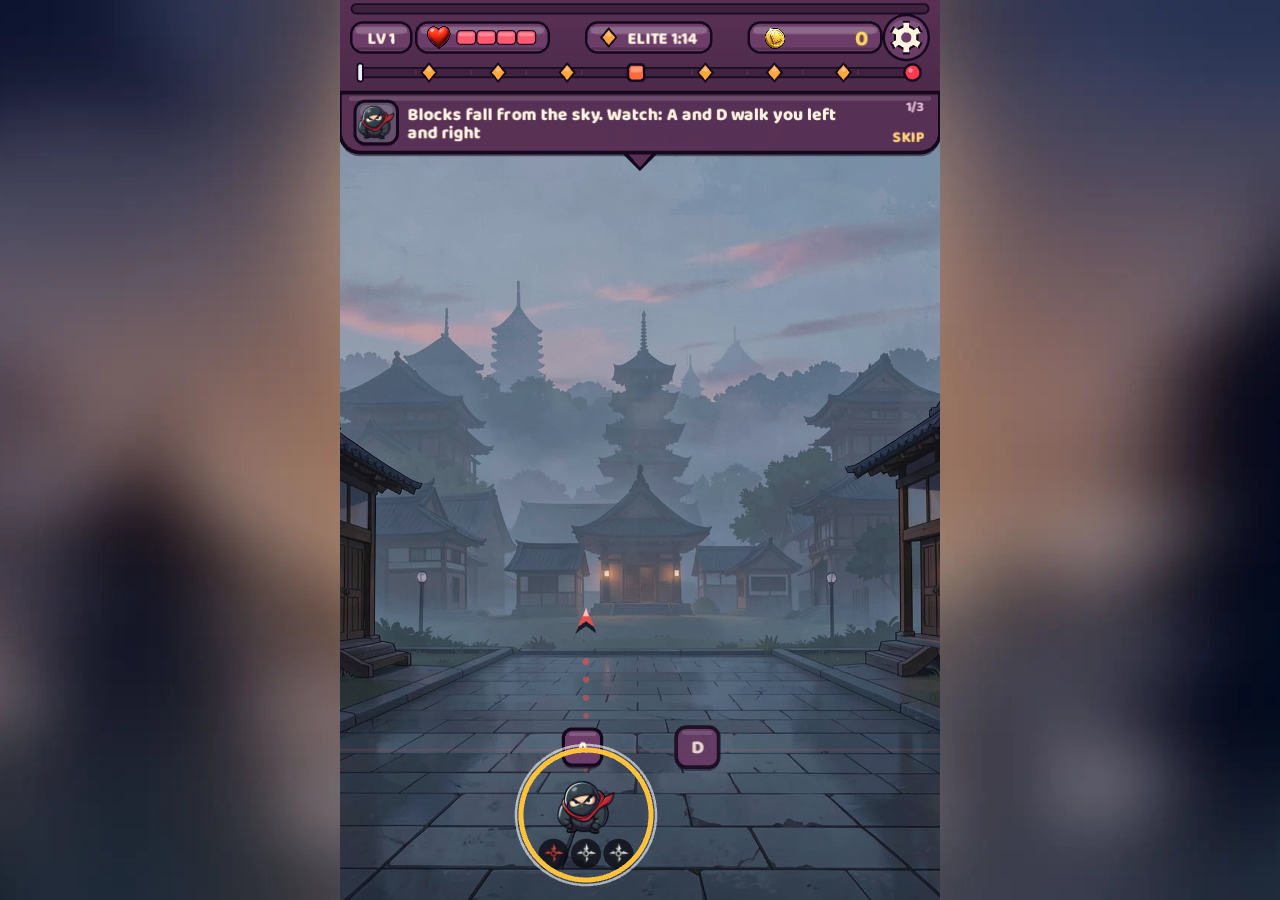
<file: index.html>
<!DOCTYPE html>
<html lang="en">
<head>
  <meta charset="UTF-8" />
    <meta http-equiv="Cache-Control" content="no-cache" />
  <meta http-equiv="Pragma" content="no-cache" />
  <meta name="viewport" content="width=device-width, initial-scale=1.0, maximum-scale=1.0, user-scalable=no, viewport-fit=cover" />
  <title>Block Titans</title>
    <meta name="description" content="Block Titans — bounce your shots off the walls to break the block titans before they reach you. A real-time grid-shooter roguelike." />
  <meta property="og:type" content="website" />
  <meta property="og:title" content="Block Titans" />
  <meta property="og:description" content="Bounce your shots off the walls to break the block titans before they reach you." />
  <meta name="twitter:card" content="summary" />
  <link rel="icon" type="image/png" href="./favicon.png" />
    <style>
    * { margin: 0; padding: 0; box-sizing: border-box; }
    html, body {
      width: 100%;
      height: 100vh;
      height: 100dvh;
      overflow: hidden;
      touch-action: none;
      -webkit-tap-highlight-color: transparent;

      -webkit-user-select: none; -moz-user-select: none; -ms-user-select: none; user-select: none;
      position: fixed; inset: 0;

      background: #0A0E22 url('./assets/backgrounds/backdrop.webp') center center / cover no-repeat;
    }

    #game-container { width: 100%; height: 100%; }
    canvas { display: block; }

    #band-top, #band-bottom { position: fixed; left: 0; right: 0; height: var(--band-v, 0px); pointer-events: none; z-index: 3; }
    #band-top { top: 0; background: #0F1626; box-shadow: inset 0 -2px 0 #7A6538; }
    #band-bottom { bottom: 0; background: #080C18; }
  </style>
  <script type="module" crossorigin src="./assets/main-B-BXI6Et.js"></script>
  <link rel="modulepreload" crossorigin href="./assets/phaser-DdCsgmnN.js">
  <link rel="modulepreload" crossorigin href="./assets/ScreenFit-CZonaCzh.js">
  <link rel="stylesheet" crossorigin href="./assets/main-EK-dSO30.css">
</head>
<body>
  <div id="game-container"></div>
  <div id="band-top"></div><div id="band-bottom"></div>
</body>
</html>
</file>
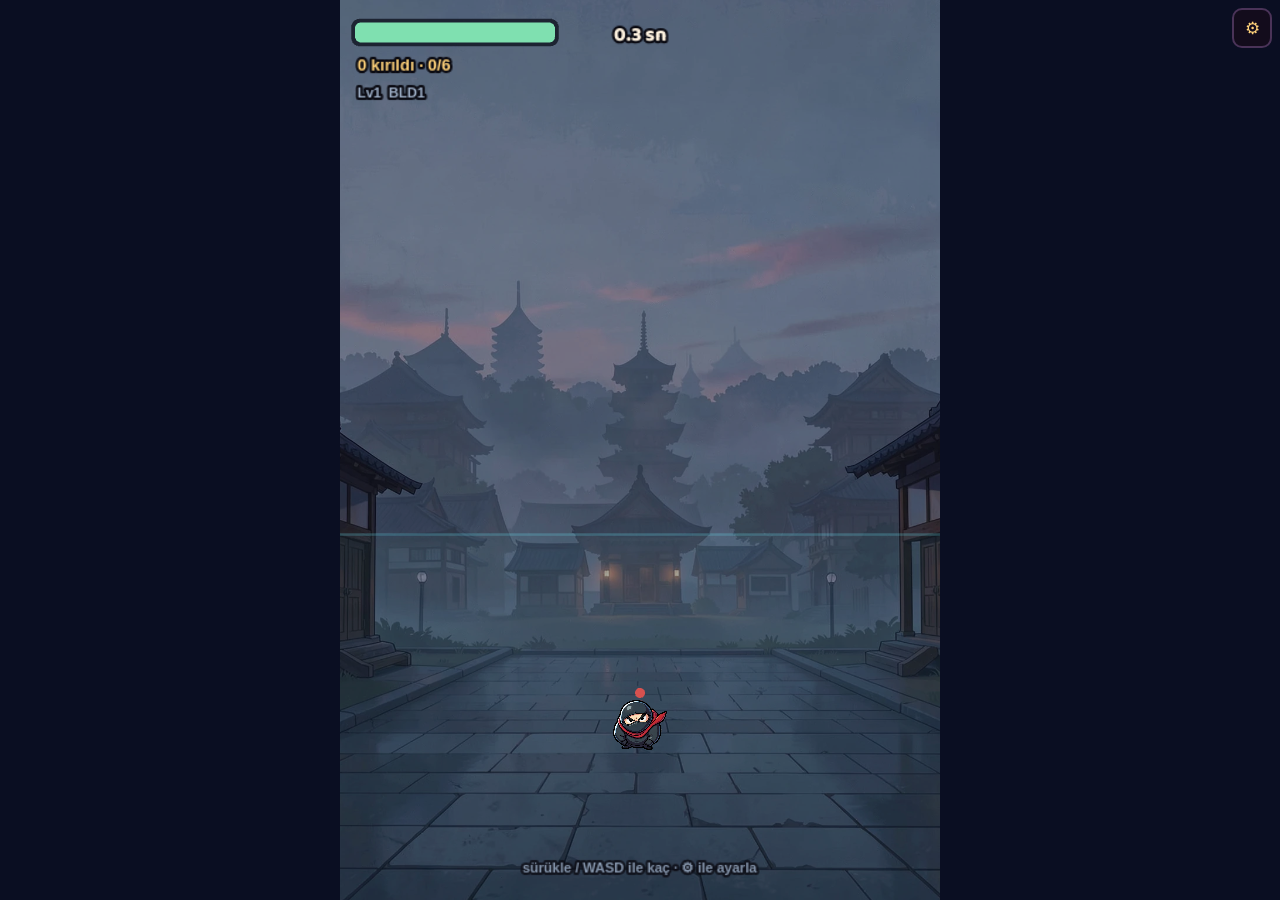
<file: lab.html>
<!DOCTYPE html>
<html lang="en">
<head>
  <meta charset="UTF-8" />
  <meta name="viewport" content="width=device-width, initial-scale=1.0, maximum-scale=1.0, user-scalable=no, viewport-fit=cover" />
  <title>Block Titans — Arena Lab</title>
    <style>
    * { margin: 0; padding: 0; box-sizing: border-box; }
    html, body {
      width: 100%; height: 100vh; height: 100dvh; overflow: hidden; touch-action: none;
      -webkit-tap-highlight-color: transparent;
      -webkit-user-select: none; -moz-user-select: none; -ms-user-select: none; user-select: none;
      position: fixed; inset: 0; background: #0A0E22;
      font-family: system-ui, -apple-system, "Segoe UI", sans-serif;
    }
    #game-container { width: 100%; height: 100%; }
    canvas { display: block; }
    #knobs {
      position: fixed; right: 8px; top: 8px; z-index: 10; width: 250px; max-height: 84vh; overflow-y: auto;
      background: rgba(20, 12, 28, 0.93); border: 2px solid #4A3358; border-radius: 12px;
      padding: 10px 10px 12px; color: #FFF3E0; font-size: 12px; display: none;
    }
    #knobs.acik { display: block; }
    #knobs h4 { font-size: 12px; letter-spacing: .04em; color: #FFD27A; margin: 8px 0 4px; }
    #knobs h4:first-child { margin-top: 0; }
    .k { display: flex; align-items: center; gap: 6px; margin: 5px 0; }
    .k label { flex: 1 1 auto; opacity: .85; }
    .k input[type=range] { flex: 0 0 96px; }
    .k b { flex: 0 0 42px; text-align: right; font-variant-numeric: tabular-nums; color: #FFD27A; }
    #knobBtn {
      position: fixed; right: 8px; top: 8px; z-index: 11; width: 40px; height: 40px; border-radius: 10px;
      background: rgba(20, 12, 28, 0.93); border: 2px solid #4A3358; color: #FFD27A;
      font-size: 17px; line-height: 1; cursor: pointer;
    }
    #knobs .row { display: flex; gap: 6px; margin-top: 10px; }
    #knobs button {
      flex: 1; padding: 7px 4px; border-radius: 8px; border: 2px solid #4A3358;
      background: #2A1B38; color: #FFF3E0; font-size: 12px; cursor: pointer;
    }
    #knobs button.pri { background: #3E7D53; border-color: #2E6B45; }
  </style>
  <script type="module" crossorigin src="./assets/lab-B_iZNON6.js"></script>
  <link rel="modulepreload" crossorigin href="./assets/phaser-DdCsgmnN.js">
  <link rel="modulepreload" crossorigin href="./assets/ScreenFit-CZonaCzh.js">
  <link rel="stylesheet" crossorigin href="./assets/lab-DhEklDMM.css">
</head>
<body>
  <div id="game-container"></div>
  <button id="knobBtn" title="ayarlar">⚙</button>
  <div id="knobs"></div>
</body>
</html>
</file>
<file: assets/main-EK-dSO30.css>
@font-face{font-family:Fredoka;font-style:normal;font-display:swap;font-weight:500;src:url(./fredoka-latin-500-normal-B0JifZgm.woff2) format("woff2"),url(./fredoka-latin-500-normal-BL692wg7.woff) format("woff")}@font-face{font-family:Fredoka;font-style:normal;font-display:swap;font-weight:500;src:url(./fredoka-latin-ext-500-normal-0PZPWlWP.woff2) format("woff2"),url(./fredoka-latin-ext-500-normal-CA82fdYH.woff) format("woff")}@font-face{font-family:Fredoka;font-style:normal;font-display:swap;font-weight:600;src:url(./fredoka-latin-600-normal-C4zohCW5.woff2) format("woff2"),url(./fredoka-latin-600-normal-CcrEjrB4.woff) format("woff")}@font-face{font-family:Fredoka;font-style:normal;font-display:swap;font-weight:600;src:url(./fredoka-latin-ext-600-normal-GoyidTAB.woff2) format("woff2"),url(./fredoka-latin-ext-600-normal-BExgZzUO.woff) format("woff")}@font-face{font-family:Fredoka;font-style:normal;font-display:swap;font-weight:700;src:url(./fredoka-latin-700-normal-BOIZVyIN.woff2) format("woff2"),url(./fredoka-latin-700-normal-C8FeHd3X.woff) format("woff")}@font-face{font-family:Fredoka;font-style:normal;font-display:swap;font-weight:700;src:url(./fredoka-latin-ext-700-normal--a2O67AJ.woff2) format("woff2"),url(./fredoka-latin-ext-700-normal-DBnuyHy7.woff) format("woff")}@font-face{font-family:"Baloo 2";font-style:normal;font-display:swap;font-weight:700;src:url(./baloo-2-latin-700-normal-CqTg7A15.woff2) format("woff2"),url(./baloo-2-latin-700-normal-Ld3Zm3l2.woff) format("woff")}@font-face{font-family:"Baloo 2";font-style:normal;font-display:swap;font-weight:700;src:url(./baloo-2-latin-ext-700-normal-Mlh7kdab.woff2) format("woff2"),url(./baloo-2-latin-ext-700-normal-D6LeXASg.woff) format("woff")}@font-face{font-family:"Baloo 2";font-style:normal;font-display:swap;font-weight:800;src:url(./baloo-2-latin-800-normal-BbF3Etk1.woff2) format("woff2"),url(./baloo-2-latin-800-normal-B8BXfZF7.woff) format("woff")}@font-face{font-family:Lilita One;font-style:normal;font-display:swap;font-weight:400;src:url(./lilita-one-latin-400-normal-87r-Z-Re.woff2) format("woff2"),url(./lilita-one-latin-400-normal-DXkechA3.woff) format("woff")}@font-face{font-family:Lilita One;font-style:normal;font-display:swap;font-weight:400;src:url(./lilita-one-latin-ext-400-normal-DxX3B4s6.woff2) format("woff2"),url(./lilita-one-latin-ext-400-normal-QROd2hfm.woff) format("woff")}@font-face{font-family:"Baloo 2";font-style:normal;font-display:swap;font-weight:800;src:url(./baloo-2-latin-ext-800-normal-C_Iwmf1s.woff2) format("woff2"),url(./baloo-2-latin-ext-800-normal-D-iCxxqE.woff) format("woff")}
</file>
<file: assets/lab-DhEklDMM.css>
@font-face{font-family:Fredoka;font-style:normal;font-display:swap;font-weight:500;src:url(./fredoka-hebrew-500-normal-DdMTjgiE.woff2) format("woff2"),url(./fredoka-hebrew-500-normal-BtShCMVp.woff) format("woff");unicode-range:U+0307-0308,U+0590-05FF,U+200C-2010,U+20AA,U+25CC,U+FB1D-FB4F}@font-face{font-family:Fredoka;font-style:normal;font-display:swap;font-weight:500;src:url(./fredoka-latin-ext-500-normal-0PZPWlWP.woff2) format("woff2"),url(./fredoka-latin-ext-500-normal-CA82fdYH.woff) format("woff");unicode-range:U+0100-02BA,U+02BD-02C5,U+02C7-02CC,U+02CE-02D7,U+02DD-02FF,U+0304,U+0308,U+0329,U+1D00-1DBF,U+1E00-1E9F,U+1EF2-1EFF,U+2020,U+20A0-20AB,U+20AD-20C0,U+2113,U+2C60-2C7F,U+A720-A7FF}@font-face{font-family:Fredoka;font-style:normal;font-display:swap;font-weight:500;src:url(./fredoka-latin-500-normal-B0JifZgm.woff2) format("woff2"),url(./fredoka-latin-500-normal-BL692wg7.woff) format("woff");unicode-range:U+0000-00FF,U+0131,U+0152-0153,U+02BB-02BC,U+02C6,U+02DA,U+02DC,U+0304,U+0308,U+0329,U+2000-206F,U+20AC,U+2122,U+2191,U+2193,U+2212,U+2215,U+FEFF,U+FFFD}@font-face{font-family:Fredoka;font-style:normal;font-display:swap;font-weight:600;src:url(./fredoka-hebrew-600-normal-CTBxhdlE.woff2) format("woff2"),url(./fredoka-hebrew-600-normal-BiVDObXj.woff) format("woff");unicode-range:U+0307-0308,U+0590-05FF,U+200C-2010,U+20AA,U+25CC,U+FB1D-FB4F}@font-face{font-family:Fredoka;font-style:normal;font-display:swap;font-weight:600;src:url(./fredoka-latin-ext-600-normal-GoyidTAB.woff2) format("woff2"),url(./fredoka-latin-ext-600-normal-BExgZzUO.woff) format("woff");unicode-range:U+0100-02BA,U+02BD-02C5,U+02C7-02CC,U+02CE-02D7,U+02DD-02FF,U+0304,U+0308,U+0329,U+1D00-1DBF,U+1E00-1E9F,U+1EF2-1EFF,U+2020,U+20A0-20AB,U+20AD-20C0,U+2113,U+2C60-2C7F,U+A720-A7FF}@font-face{font-family:Fredoka;font-style:normal;font-display:swap;font-weight:600;src:url(./fredoka-latin-600-normal-C4zohCW5.woff2) format("woff2"),url(./fredoka-latin-600-normal-CcrEjrB4.woff) format("woff");unicode-range:U+0000-00FF,U+0131,U+0152-0153,U+02BB-02BC,U+02C6,U+02DA,U+02DC,U+0304,U+0308,U+0329,U+2000-206F,U+20AC,U+2122,U+2191,U+2193,U+2212,U+2215,U+FEFF,U+FFFD}@font-face{font-family:Fredoka;font-style:normal;font-display:swap;font-weight:700;src:url(./fredoka-hebrew-700-normal-DBqnFHCe.woff2) format("woff2"),url(./fredoka-hebrew-700-normal-DiqR04Vd.woff) format("woff");unicode-range:U+0307-0308,U+0590-05FF,U+200C-2010,U+20AA,U+25CC,U+FB1D-FB4F}@font-face{font-family:Fredoka;font-style:normal;font-display:swap;font-weight:700;src:url(./fredoka-latin-ext-700-normal--a2O67AJ.woff2) format("woff2"),url(./fredoka-latin-ext-700-normal-DBnuyHy7.woff) format("woff");unicode-range:U+0100-02BA,U+02BD-02C5,U+02C7-02CC,U+02CE-02D7,U+02DD-02FF,U+0304,U+0308,U+0329,U+1D00-1DBF,U+1E00-1E9F,U+1EF2-1EFF,U+2020,U+20A0-20AB,U+20AD-20C0,U+2113,U+2C60-2C7F,U+A720-A7FF}@font-face{font-family:Fredoka;font-style:normal;font-display:swap;font-weight:700;src:url(./fredoka-latin-700-normal-BOIZVyIN.woff2) format("woff2"),url(./fredoka-latin-700-normal-C8FeHd3X.woff) format("woff");unicode-range:U+0000-00FF,U+0131,U+0152-0153,U+02BB-02BC,U+02C6,U+02DA,U+02DC,U+0304,U+0308,U+0329,U+2000-206F,U+20AC,U+2122,U+2191,U+2193,U+2212,U+2215,U+FEFF,U+FFFD}@font-face{font-family:"Baloo 2";font-style:normal;font-display:swap;font-weight:700;src:url(./baloo-2-devanagari-700-normal-D37Te3iF.woff2) format("woff2"),url(./baloo-2-devanagari-700-normal-CEIF4sJg.woff) format("woff");unicode-range:U+0900-097F,U+1CD0-1CF9,U+200C-200D,U+20A8,U+20B9,U+20F0,U+25CC,U+A830-A839,U+A8E0-A8FF,U+11B00-11B09}@font-face{font-family:"Baloo 2";font-style:normal;font-display:swap;font-weight:700;src:url(./baloo-2-vietnamese-700-normal-h4tlcePq.woff2) format("woff2"),url(./baloo-2-vietnamese-700-normal-DoF59Mjc.woff) format("woff");unicode-range:U+0102-0103,U+0110-0111,U+0128-0129,U+0168-0169,U+01A0-01A1,U+01AF-01B0,U+0300-0301,U+0303-0304,U+0308-0309,U+0323,U+0329,U+1EA0-1EF9,U+20AB}@font-face{font-family:"Baloo 2";font-style:normal;font-display:swap;font-weight:700;src:url(./baloo-2-latin-ext-700-normal-Mlh7kdab.woff2) format("woff2"),url(./baloo-2-latin-ext-700-normal-D6LeXASg.woff) format("woff");unicode-range:U+0100-02BA,U+02BD-02C5,U+02C7-02CC,U+02CE-02D7,U+02DD-02FF,U+0304,U+0308,U+0329,U+1D00-1DBF,U+1E00-1E9F,U+1EF2-1EFF,U+2020,U+20A0-20AB,U+20AD-20C0,U+2113,U+2C60-2C7F,U+A720-A7FF}@font-face{font-family:"Baloo 2";font-style:normal;font-display:swap;font-weight:700;src:url(./baloo-2-latin-700-normal-CqTg7A15.woff2) format("woff2"),url(./baloo-2-latin-700-normal-Ld3Zm3l2.woff) format("woff");unicode-range:U+0000-00FF,U+0131,U+0152-0153,U+02BB-02BC,U+02C6,U+02DA,U+02DC,U+0304,U+0308,U+0329,U+2000-206F,U+20AC,U+2122,U+2191,U+2193,U+2212,U+2215,U+FEFF,U+FFFD}@font-face{font-family:"Baloo 2";font-style:normal;font-display:swap;font-weight:800;src:url(./baloo-2-devanagari-800-normal-BURIY0wZ.woff2) format("woff2"),url(./baloo-2-devanagari-800-normal-YLp1oUqR.woff) format("woff");unicode-range:U+0900-097F,U+1CD0-1CF9,U+200C-200D,U+20A8,U+20B9,U+20F0,U+25CC,U+A830-A839,U+A8E0-A8FF,U+11B00-11B09}@font-face{font-family:"Baloo 2";font-style:normal;font-display:swap;font-weight:800;src:url(./baloo-2-vietnamese-800-normal-ConLnEgt.woff2) format("woff2"),url(./baloo-2-vietnamese-800-normal-GQACmpuv.woff) format("woff");unicode-range:U+0102-0103,U+0110-0111,U+0128-0129,U+0168-0169,U+01A0-01A1,U+01AF-01B0,U+0300-0301,U+0303-0304,U+0308-0309,U+0323,U+0329,U+1EA0-1EF9,U+20AB}@font-face{font-family:"Baloo 2";font-style:normal;font-display:swap;font-weight:800;src:url(./baloo-2-latin-ext-800-normal-C_Iwmf1s.woff2) format("woff2"),url(./baloo-2-latin-ext-800-normal-D-iCxxqE.woff) format("woff");unicode-range:U+0100-02BA,U+02BD-02C5,U+02C7-02CC,U+02CE-02D7,U+02DD-02FF,U+0304,U+0308,U+0329,U+1D00-1DBF,U+1E00-1E9F,U+1EF2-1EFF,U+2020,U+20A0-20AB,U+20AD-20C0,U+2113,U+2C60-2C7F,U+A720-A7FF}@font-face{font-family:"Baloo 2";font-style:normal;font-display:swap;font-weight:800;src:url(./baloo-2-latin-800-normal-BbF3Etk1.woff2) format("woff2"),url(./baloo-2-latin-800-normal-B8BXfZF7.woff) format("woff");unicode-range:U+0000-00FF,U+0131,U+0152-0153,U+02BB-02BC,U+02C6,U+02DA,U+02DC,U+0304,U+0308,U+0329,U+2000-206F,U+20AC,U+2122,U+2191,U+2193,U+2212,U+2215,U+FEFF,U+FFFD}@font-face{font-family:Lilita One;font-style:normal;font-display:swap;font-weight:400;src:url(./lilita-one-latin-ext-400-normal-DxX3B4s6.woff2) format("woff2"),url(./lilita-one-latin-ext-400-normal-QROd2hfm.woff) format("woff");unicode-range:U+0100-02BA,U+02BD-02C5,U+02C7-02CC,U+02CE-02D7,U+02DD-02FF,U+0304,U+0308,U+0329,U+1D00-1DBF,U+1E00-1E9F,U+1EF2-1EFF,U+2020,U+20A0-20AB,U+20AD-20C0,U+2113,U+2C60-2C7F,U+A720-A7FF}@font-face{font-family:Lilita One;font-style:normal;font-display:swap;font-weight:400;src:url(./lilita-one-latin-400-normal-87r-Z-Re.woff2) format("woff2"),url(./lilita-one-latin-400-normal-DXkechA3.woff) format("woff");unicode-range:U+0000-00FF,U+0131,U+0152-0153,U+02BB-02BC,U+02C6,U+02DA,U+02DC,U+0304,U+0308,U+0329,U+2000-206F,U+20AC,U+2122,U+2191,U+2193,U+2212,U+2215,U+FEFF,U+FFFD}
</file>
